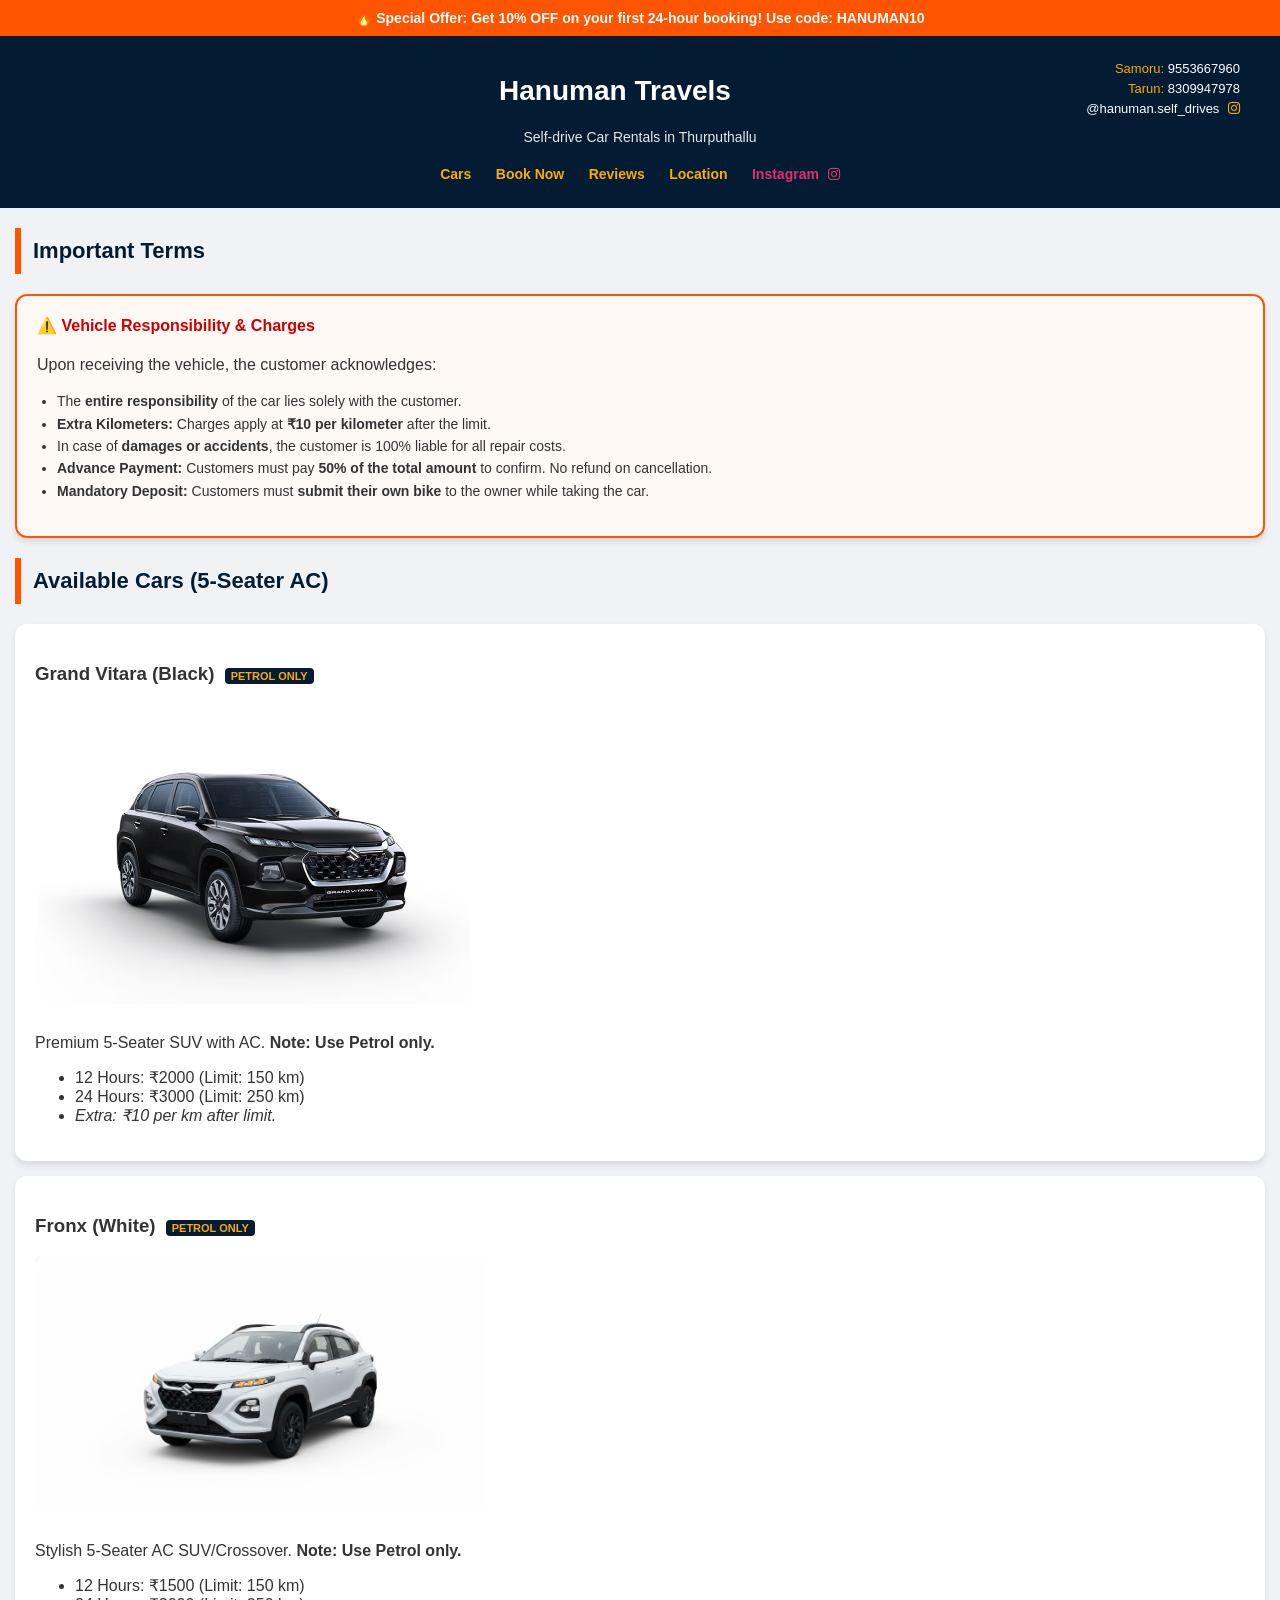
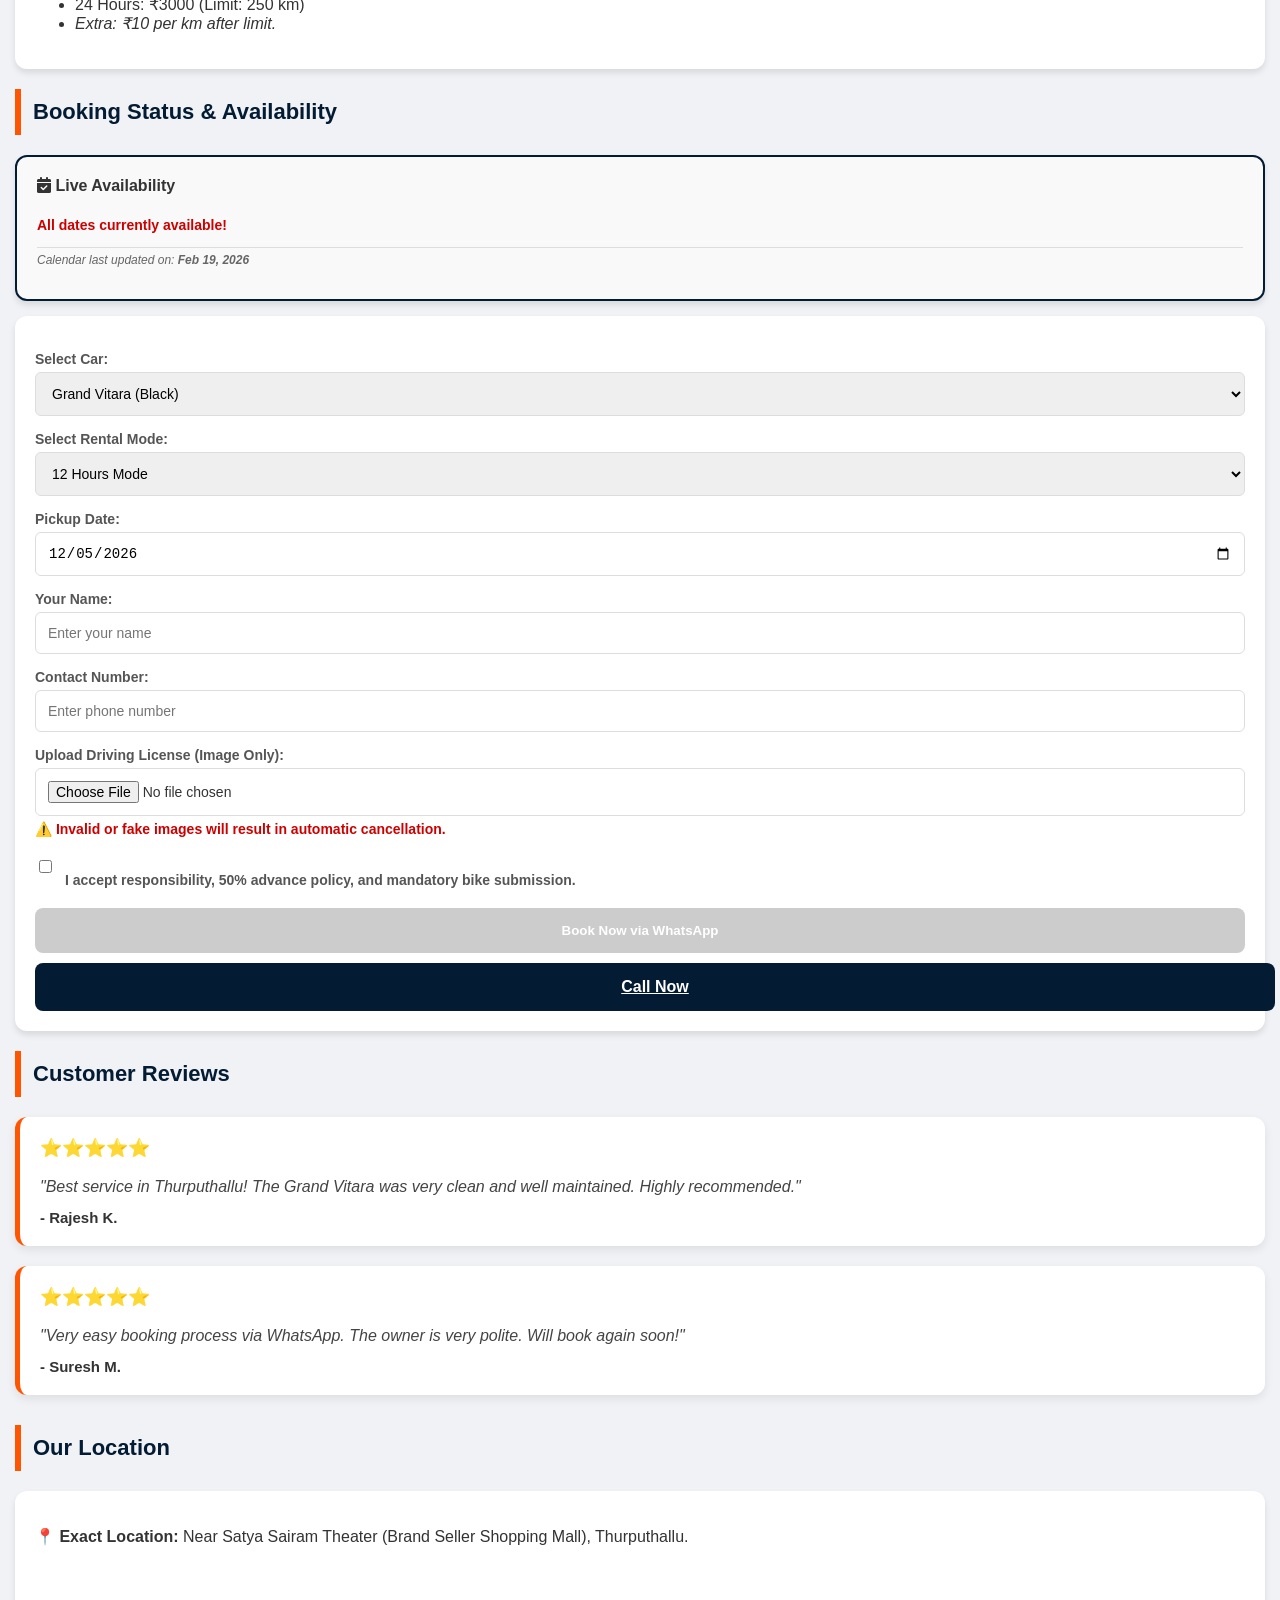
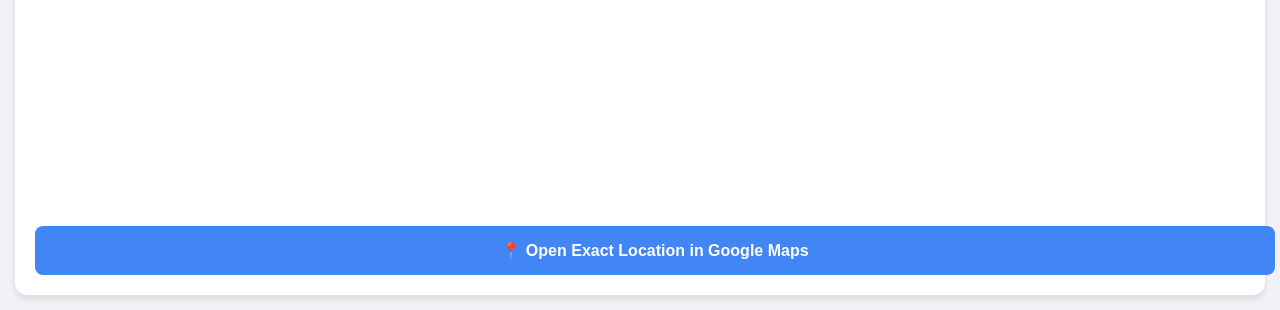
<file: index.html>
<!DOCTYPE html>
<html lang="en">
<head>
    <meta charset="UTF-8">
    <meta name="viewport" content="width=device-width, initial-scale=1.0">
    <title>Hanuman Travels - Self-drive Car Rentals</title>
    <link rel="stylesheet" href="https://cdnjs.cloudflare.com/ajax/libs/font-awesome/6.0.0/css/all.min.css">
    <link rel="stylesheet" href="style.css">
</head>
<body>

    <div class="offer-banner">
        🔥 Special Offer: Get 10% OFF on your first 24-hour booking! Use code: HANUMAN10
    </div>

    <header>
        <div class="header-container">
            <div class="header-spacer"></div>
            <h1>Hanuman Travels</h1>
            <div class="header-contacts">
                <span>Samoru: <a href="tel:+919553667960">9553667960</a></span>
                <span>Tarun: <a href="tel:+918309947978">8309947978</a></span>
                <span><a href="https://www.instagram.com/hanuman.self_drives?igsh=MTI2a2RyZm1rdXAzNg==" target="_blank">@hanuman.self_drives <i class="fab fa-instagram"></i></a></span>
            </div>
        </div>
        <p>Self-drive Car Rentals in Thurputhallu</p>
        <nav>
            <a href="#cars">Cars</a>
            <a href="#book">Book Now</a>
            <a href="#reviews">Reviews</a>
            <a href="#location">Location</a>
            <a href="https://www.instagram.com/hanuman.self_drives?igsh=MTI2a2RyZm1rdXAzNg==" target="_blank" style="color: #E1306C;">Instagram <i class="fab fa-instagram"></i></a>
        </nav>
    </header>

    <main>
        <div class="orange-bar">Important Terms</div>
        <div class="card responsibility-box">
            <h4>⚠️ Vehicle Responsibility & Charges</h4>
            <p>Upon receiving the vehicle, the customer acknowledges:</p>
            <ul>
                <li>The <strong>entire responsibility</strong> of the car lies solely with the customer.</li>
                <li><strong>Extra Kilometers:</strong> Charges apply at <b>₹10 per kilometer</b> after the limit.</li>
                <li>In case of <strong>damages or accidents</strong>, the customer is 100% liable for all repair costs.</li>
                <li><strong>Advance Payment:</strong> Customers must pay <b>50% of the total amount</b> to confirm. No refund on cancellation.</li>
                <li><strong>Mandatory Deposit:</strong> Customers must <b>submit their own bike</b> to the owner while taking the car.</li>
            </ul>
        </div>

        <div class="orange-bar" id="cars">Available Cars (5-Seater AC)</div>

        <div class="card">
            <h3>Grand Vitara (Black) <span class="fuel-tag">PETROL ONLY</span></h3>
            <img src="grand_vitara.avif" alt="Black Grand Vitara" class="car-img">
            <p>Premium 5-Seater SUV with AC. <strong>Note: Use Petrol only.</strong></p>
            <div class="price-list">
                <ul>
                    <li>12 Hours: ₹2000 (Limit: 150 km)</li>
                    <li>24 Hours: ₹3000 (Limit: 250 km)</li>
                    <li><i>Extra: ₹10 per km after limit.</i></li>
                </ul>
            </div>
        </div>

        <div class="card">
            <h3>Fronx (White) <span class="fuel-tag">PETROL ONLY</span></h3>
            <img src="fronx-1.jpg" alt="White Fronx" class="car-img">
            <p>Stylish 5-Seater AC SUV/Crossover. <strong>Note: Use Petrol only.</strong></p>
            <div class="price-list">
                <ul>
                    <li>12 Hours: ₹1500 (Limit: 150 km)</li>
                    <li>24 Hours: ₹3000 (Limit: 250 km)</li>
                    <li><i>Extra: ₹10 per km after limit.</i></li>
                </ul>
            </div>
        </div>

        <div class="orange-bar" id="book">Booking Status & Availability</div>

        <div class="card" style="border: 2px solid #031b33; background-color: #f9f9f9;">
            <h4 style="margin-top:0;"><i class="fas fa-calendar-check"></i> Live Availability</h4>
            <p id="display-blocked-dates" style="color: #cc0000; font-weight: bold; font-size: 14px;">All dates currently available!</p>
            <p id="last-updated" style="font-size: 12px; color: #666; font-style: italic; border-top: 1px solid #ddd; padding-top: 5px; margin-top: 10px;">
                Calendar last updated on: <b>Feb 19, 2026</b>
            </p>
        </div>

        <div class="card" id="booking-section">
            <form id="bookingForm">
                <label>Select Car:</label>
                <select id="car-select">
                    <option>Grand Vitara (Black)</option>
                    <option>Fronx (White)</option>
                </select>

                <label>Select Rental Mode:</label>
                <select id="rental-mode">
                    <option value="12 Hours">12 Hours Mode</option>
                    <option value="24 Hours">24 Hours Mode</option>
                </select>

                <label>Pickup Date:</label>
                <input type="date" id="p-date" required>

                <label>Your Name:</label>
                <input type="text" id="u-name" placeholder="Enter your name" required>

                <label>Contact Number:</label>
                <input type="tel" id="u-phone" placeholder="Enter phone number" required>

                <label>Upload Driving License (Image Only):</label>
                <input type="file" id="license-file" accept="image/*" required>
                <p style="color: #cc0000; font-weight: bold; margin-top: 5px; font-size: 14px;">
                    ⚠️ Invalid or fake images will result in automatic cancellation.
                </p>

                <div class="terms-container">
                    <input type="checkbox" id="terms-check" onchange="toggleBookingBtn()">
                    <label for="terms-check">I accept responsibility, 50% advance policy, and mandatory bike submission.</label>
                </div>

                <button type="button" id="final-book-btn" onclick="sendWhatsApp()" class="book-btn" disabled>Book Now via WhatsApp</button>
                <a href="tel:+919553667960" class="call-btn">Call Now</a>
            </form>
        </div>

        <div class="orange-bar" id="reviews">Customer Reviews</div>
        <div class="reviews-container">
            <div class="review-card">
                <div class="stars">⭐⭐⭐⭐⭐</div>
                <p class="review-text">"Best service in Thurputhallu! The Grand Vitara was very clean and well maintained. Highly recommended."</p>
                <strong class="reviewer-name">- Rajesh K.</strong>
            </div>

            <div class="review-card">
                <div class="stars">⭐⭐⭐⭐⭐</div>
                <p class="review-text">"Very easy booking process via WhatsApp. The owner is very polite. Will book again soon!"</p>
                <strong class="reviewer-name">- Suresh M.</strong>
            </div>
        </div>

        <div class="orange-bar" id="location">Our Location</div>
        <div class="card">
            <p><strong>📍 Exact Location:</strong> Near Satya Sairam Theater (Brand Seller Shopping Mall), Thurputhallu.</p>
            <iframe 
                src="https://www.google.com/maps/embed?pb=!1m18!1m12!1m3!1d3827.424682056024!2d81.6588!3d16.4042!2m3!1f0!2f0!3f0!3m2!1i1024!2i768!4f13.1!3m3!1m2!1s0x3a3629e07d530ccd%3A0x3a8c36323cedaa3f!2sSatya%20Sai%20Ram%20Theater!5e0!3m2!1sen!2sin!4v1700000000000!5m2!1sen!2sin" 
                width="100%" height="250" style="border:0; border-radius: 8px;" allowfullscreen="" loading="lazy">
            </iframe>
            <a href="https://www.google.com/maps/search/?api=1&query=Satya+Sairam+Theater+Thurputhallu" target="_blank" class="call-btn" style="background-color: #4285F4; text-decoration: none;">📍 Open Exact Location in Google Maps</a>
        </div>
    </main>

    <script>
        const today = new Date();
        const yyyy = today.getFullYear();
        let mm = today.getMonth() + 1; 
        let dd = today.getDate();
        if (dd < 10) dd = '0' + dd;
        if (mm < 10) mm = '0' + mm;
        const todayStr = `${yyyy}-${mm}-${dd}`;

        const dateInput = document.getElementById('p-date');
        dateInput.setAttribute('min', todayStr);
        dateInput.value = todayStr;

        // --- UPDATE BOOKED DATES HERE ---
        const blockedDates = []; 

        if (blockedDates.length > 0) {
            document.getElementById('display-blocked-dates').innerText = "🚫 Already Booked: " + blockedDates.join(", ");
        }

        function toggleBookingBtn() {
            const isChecked = document.getElementById('terms-check').checked;
            document.getElementById('final-book-btn').disabled = !isChecked;
        }

        function sendWhatsApp() {
            const name = document.getElementById('u-name').value;
            const car = document.getElementById('car-select').value;
            const mode = document.getElementById('rental-mode').value;
            const dateValue = dateInput.value;
            const phone = document.getElementById('u-phone').value;
            const licenseFile = document.getElementById('license-file').files[0];

            if (dateValue < todayStr) {
                alert("⚠️ Invalid Date! You cannot book for a past date.");
                dateInput.value = todayStr;
                return;
            }

            if (blockedDates.includes(dateValue)) {
                alert("🚫 Sorry! This date is already fully booked. Please select another date.");
                return;
            }

            if(!name || !phone || !dateValue || !licenseFile) { 
                alert("Please fill in all details and select your Driving License image!"); 
                return; 
            }

            // Step 2 Reminder Alert
            alert("Step 2: WhatsApp will open now. Please ATTACH the license photo you just selected to the chat so we can verify your booking!");

            const msg = `*New Booking Request*%0A` +
                        `*Name:* ${name}%0A` +
                        `*Car:* ${car}%0A` +
                        `*Mode:* ${mode}%0A` +
                        `*Date:* ${dateValue}%0A` +
                        `*Phone:* ${phone}%0A%0A` +
                        `*ACTION REQUIRED:* I am attaching my *Driving License* photo below. %0A%0A` +
                        `*Agreement:* Accepted 100% Responsibility, 50% Advance, and Mandatory Bike Submission.`;

            window.open(`https://wa.me/919553667960?text=${msg}`, '_blank');
        }
    </script>
</body>
</html>
</file>
<file: style.css>
body { 
    margin: 0; 
    font-family: Arial, sans-serif; 
    background-color: #f0f2f5; 
    color: #333; 
}

.offer-banner { 
    background-color: #ff5500; 
    color: white; 
    text-align: center; 
    padding: 10px; 
    font-weight: bold; 
    font-size: 14px; 
}

header { 
    background-color: #031b33; 
    color: white; 
    padding: 25px 15px; 
}

.header-container { 
    display: flex; 
    justify-content: space-between; 
    align-items: center; 
    max-width: 1200px; 
    margin: 0 auto; 
}

.header-spacer { width: 150px; }

header h1 { 
    margin: 0; 
    font-size: 28px; 
    text-align: center; 
    flex: 1; 
}

.header-contacts { 
    text-align: right; 
    font-size: 13px; 
    color: #ffaa00; 
    width: 200px; /* Increased to fit logo */
}

.header-contacts span { display: block; margin-bottom: 5px; }
.header-contacts a { color: white; text-decoration: none; }
.header-contacts i { margin-left: 5px; color: #ffaa00; font-size: 14px; }

header p { text-align: center; font-size: 14px; margin: 8px 0; opacity: 0.9; }

nav { margin-top: 20px; text-align: center; }

nav a { 
    color: #ffaa00; 
    text-decoration: none; 
    margin: 0 10px; 
    font-weight: bold; 
    font-size: 14px;
}

nav i { margin-left: 5px; }

.orange-bar { 
    border-left: 6px solid #ff5500; 
    margin: 20px 15px; 
    padding: 10px 0 10px 12px; 
    font-size: 22px; 
    font-weight: bold; 
    color: #031b33; 
}

.card { 
    background: white; 
    margin: 15px; 
    padding: 20px; 
    border-radius: 12px; 
    box-shadow: 0 4px 6px rgba(0,0,0,0.1); 
}

.car-img { width: 100%; max-width: 450px; border-radius: 8px; margin-bottom: 10px; }

label { display: block; margin-top: 15px; font-size: 14px; font-weight: bold; color: #555; }

select, input { 
    width: 100%; 
    padding: 12px; 
    margin-top: 5px; 
    border: 1px solid #ddd; 
    border-radius: 6px; 
    box-sizing: border-box; 
    font-size: 14px; 
}

.book-btn { 
    width: 100%; 
    background-color: #ff5500; 
    color: white; 
    border: none; 
    padding: 15px; 
    margin-top: 20px; 
    border-radius: 8px; 
    font-weight: bold; 
    cursor: pointer; 
}

.book-btn:disabled { background-color: #ccc; cursor: not-allowed; }

.call-btn { 
    display: block; 
    text-align: center; 
    width: 100%; 
    background-color: #031b33; 
    color: white; 
    padding: 15px; 
    margin-top: 10px; 
    border-radius: 8px; 
    font-weight: bold; 
}

.fuel-tag { 
    background: #031b33; 
    color: #ffaa00; 
    font-size: 11px; 
    padding: 2px 6px; 
    border-radius: 4px; 
    margin-left: 5px; 
}

.responsibility-box { border: 2px solid #ff5500; background-color: #fff9f6; }
.responsibility-box h4 { color: #cc0000; margin-top: 0; }
.responsibility-box ul { padding-left: 20px; font-size: 14px; line-height: 1.6; }

.reviews-container { 
    padding: 0 15px; 
    margin-bottom: 30px; 
}

.review-card {
    background: white;
    margin-bottom: 20px;
    padding: 20px;
    border-radius: 12px;
    border-left: 5px solid #ff5500; 
    box-shadow: 0 4px 10px rgba(0,0,0,0.08);
}

.stars { color: #ffaa00; font-size: 18px; margin-bottom: 10px; }
.review-text { font-style: italic; color: #444; margin-bottom: 10px; line-height: 1.5; }
.reviewer-name { display: block; color: #333; font-size: 15px; }

.terms-container { 
    margin-top: 20px; 
    display: flex; 
    align-items: flex-start; 
    gap: 10px; 
}
.terms-container input { width: auto; margin-top: 3px; }
</file>
